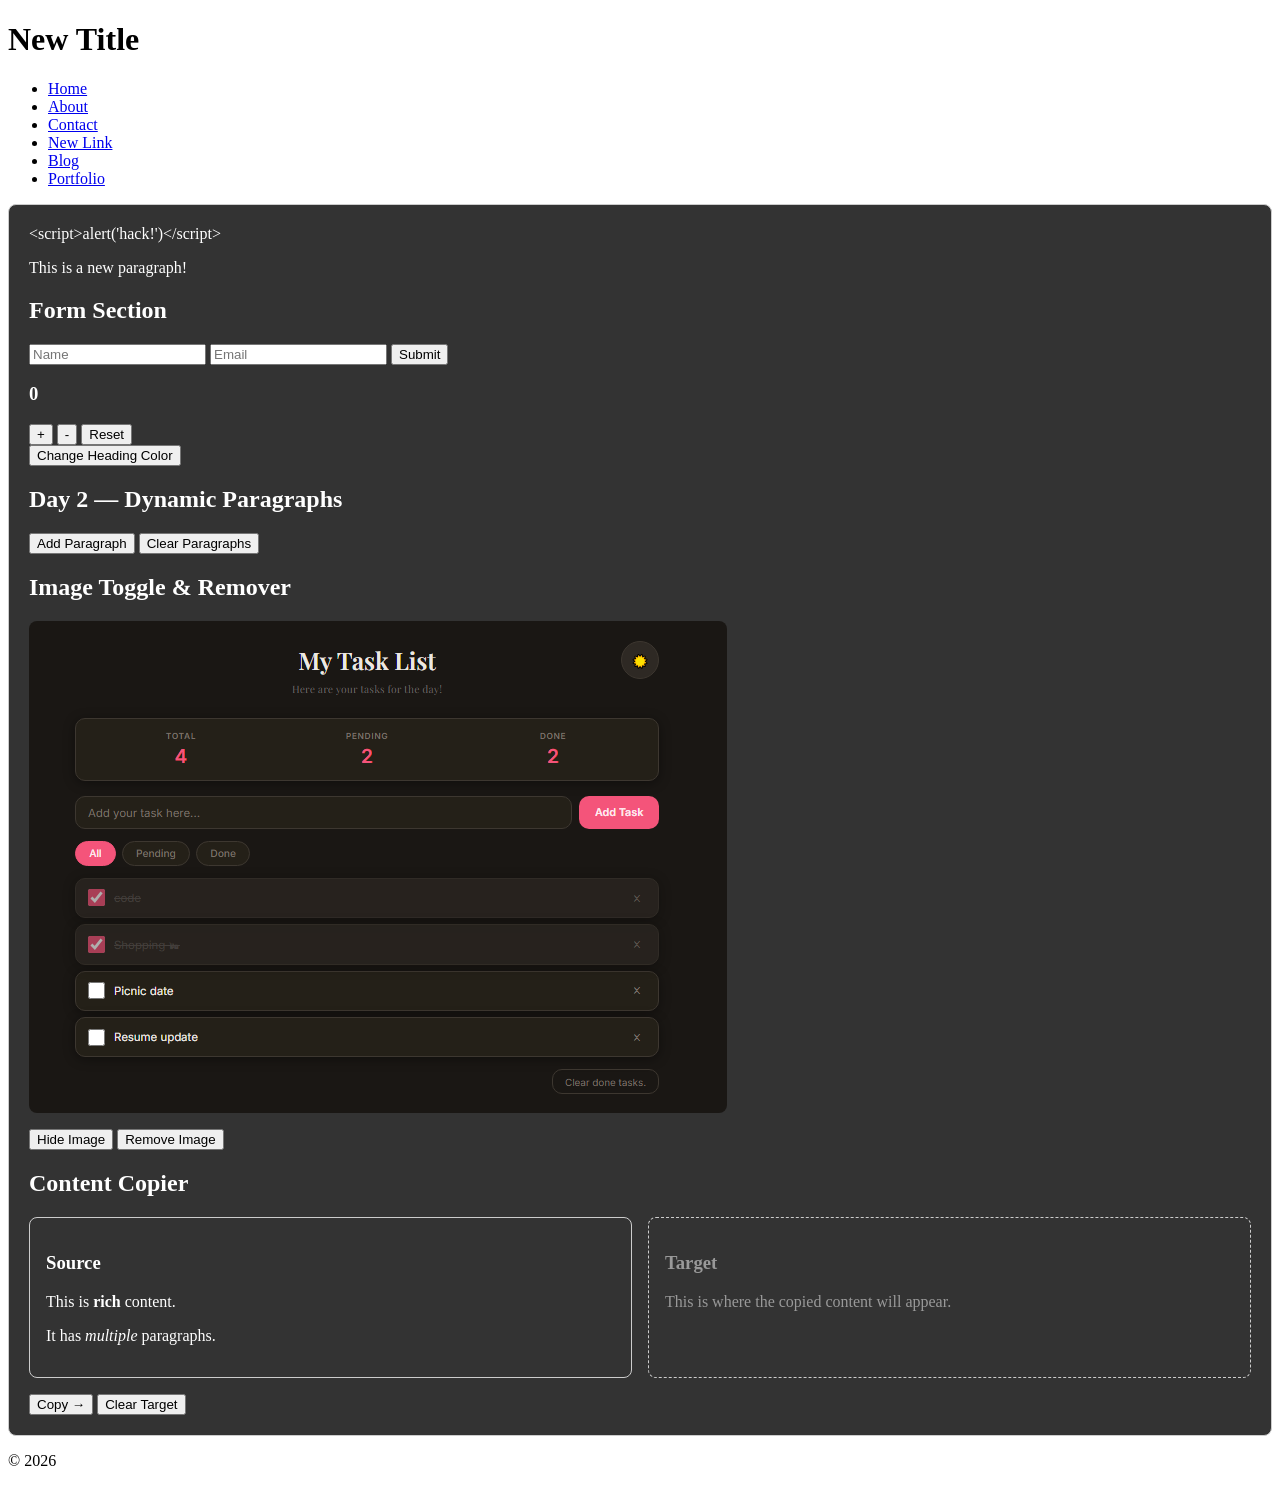
<file: index.html>
<!doctype html>
<html lang="en">
  <head>
    <meta charset="UTF-8" />
    <title>DOM Practice</title>
    <style>
      .container {
        padding: 20px;
        border: 1px solid #ccc;
      }
    </style>
  </head>
  <body>
    <header id="main-header">
      <h1>DOM Practice</h1>
      <nav>
        <ul class="nav-list">
          <li><a href="#" class="nav-link">Home</a></li>
          <li><a href="#" class="nav-link">About</a></li>
          <li><a href="#" class="nav-link">Contact</a></li>
        </ul>
      </nav>
    </header>

    <main class="container">
      <article data-id="123" data-category="tech">
        <h2 class="title">Article Title</h2>
        <p class="content">This is the first paragraph.</p>
        <p class="content">This is the second paragraph.</p>
      </article>


      <section>
        <h2>Form Section</h2>
        <form id="contact-form">
          <input type="text" id="name" name="name" placeholder="Name" autocomplete="given-name"/>
          <input type="email" id="email" name="email" placeholder="Email" autocomplete="email"/>
          <button type="submit">Submit</button>
        </form>
      </section>

      <div id="counter-container">
        <h3 id="count-display">0</h3>
        <button id="increase-btn">+</button>
        <button id="decrease-btn">-</button>
        <button id="reset-btn">Reset</button>
      </div>

      <button id="change-color">Change Heading Color</button>

<section>
    <h2>Day 2 — Dynamic Paragraphs</h2>
    <button id="add-paragraph">Add Paragraph</button>
    <button id="clear-paragraphs">Clear Paragraphs</button>
    <div id="dynamic-list"></div>
</section>

<!-- Image toggle + remover -->
<section>
    <h2>Image Toggle &amp; Remover</h2>
    <img
        id="practice-image"
        src="images/tasklist.png"
        alt="Practice image"
        style="display:block; border-radius:8px; margin-bottom:0.5rem;"
    />
    <p id="image-status"></p>
    <button id="toggle-image-btn">Hide Image</button>
    <button id="remove-image-btn">Remove Image</button>
</section>

<!-- Content copier -->
<section>
    <h2>Content Copier</h2>
    <div style="display:flex; gap:1rem; flex-wrap:wrap;">
        <div id="source-div" style="flex:1; border:1px solid #ccc; padding:1rem; border-radius:8px;">
            <h3>Source</h3>
            <p>This is <strong>rich</strong> content.</p>
            <p>It has <em>multiple</em> paragraphs.</p>
        </div>
        <div id="target-div" style="flex:1; border:1px dashed #ccc; padding:1rem; border-radius:8px; color:#999;">
            <h3>Target</h3>
            <p>This is where the copied content will appear.</p>
        </div>
    </div>
    <p id="copy-status"></p>
    <button id="copy-content-btn">Copy →</button>
    <button id="clear-target-btn">Clear Target</button>
</section>
    </main>

    <footer>
      <p>&copy; 2026</p>
    </footer>

    <script src="dom.js"></script>
  </body>
</html>
</file>
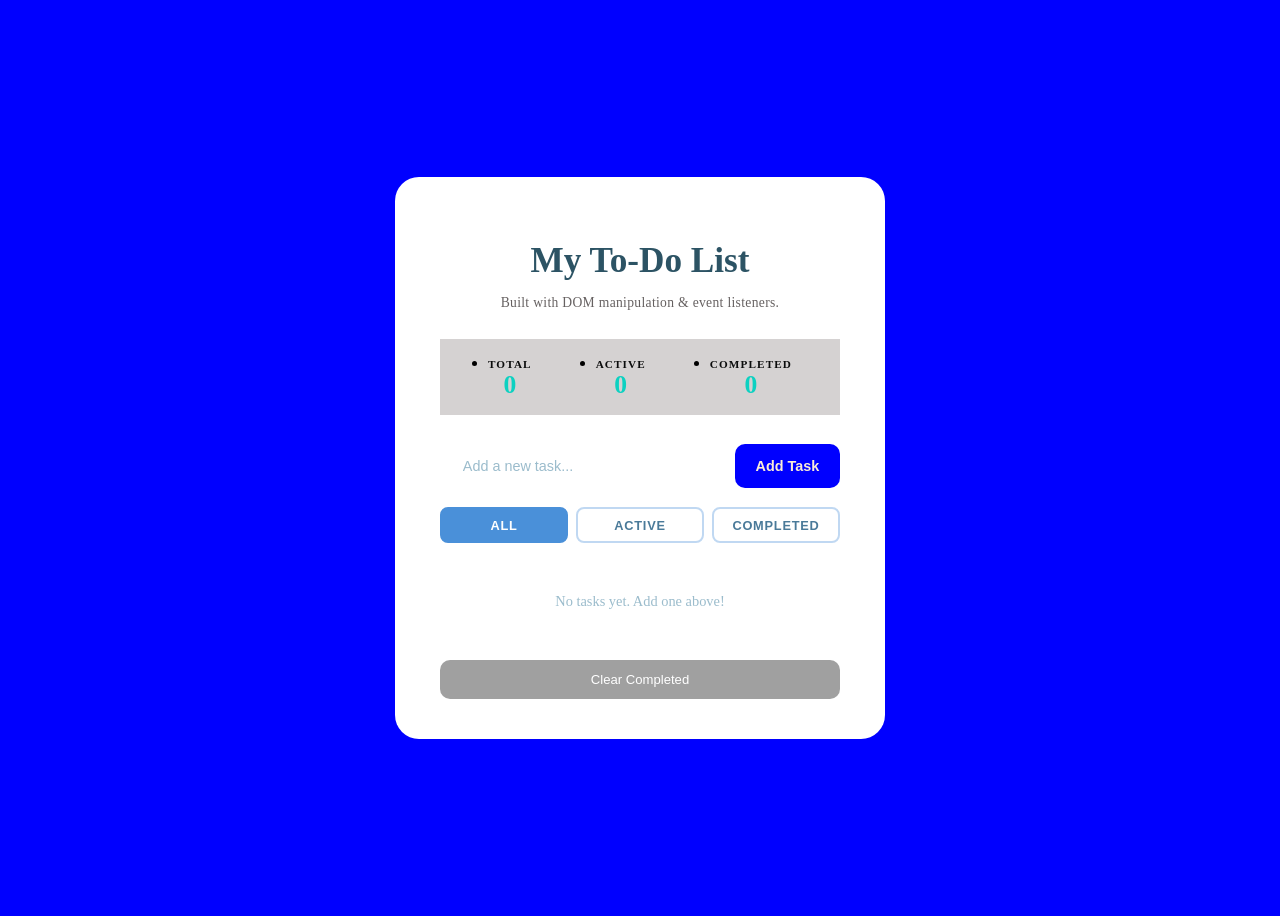
<file: to-do list.html>
<!Doctype html>
<html lang="en">
  <head>
    <meta charset="UTF-8" />
    <meta name="viewport" content="width=device-width, initial-scale=1.0" />
    <title>To do List</title>
    <link rel="stylesheet" href="./styles.css" />
  </head>
  <body>
    <main class="container">
      <header>
        <h1>My To-Do List</h1>
      </header>
      <p
        class="subtitle"
        style="
          font-family: &quot;Playfair Display&quot;, serif;
          font-size: 0.85rem;
          color: #666161;
          text-align: center;
          margin-bottom: 1.8rem;
          letter-spacing: 0.02rem;
        "
      >
        Built with DOM manipulation & event listeners.
      </p>
      <section class="todo-list">
        <ul class="stats">
          <li class="stat">
            <div class="stat-label">Total</div>
            <div class="stat-value" id="stat-total">0</div>
          </li>
          <li class="stat">
            <div class="stat-label">Active</div>
            <div class="stat-value" id="stat-active">0</div>
          </li>
          <li class="stat">
            <div class="stat-label">Completed</div>
            <div class="stat-value" id="stat-completed">0</div>
          </li>
        </ul>
      </section>
      <section class="input-row">
        <input
          type="text"
          id="task-input"
          placeholder="Add a new task..."
          required
        />
        <button
          class="btn-add"
          id="add-btn"
          style="background-color: blue; color: antiquewhite"
        >
          Add Task
        </button>
      </section>
      <section class="filters">
       <button id="filterAll" class="filter-btn active" data-filter="all">All</button>
       <button id="filterActive" class="filter-btn" data-filter="active">Active</button>
       <button id="filterCompleted" class="filter-btn" data-filter="completed">Completed</button>
      </section>
      <section class="task-list" id="task-list">
        <p class="empty-msg" id="empty-msg">No tasks yet. Add one above!</p>
      </section>
      <section class="bottom-bar">
        <button id="clearCompleted" class="btn-clear">Clear Completed</button>
      </section>
    </main>
    <script src="./interactive.js"></script>
  </body>
</html>
</file>
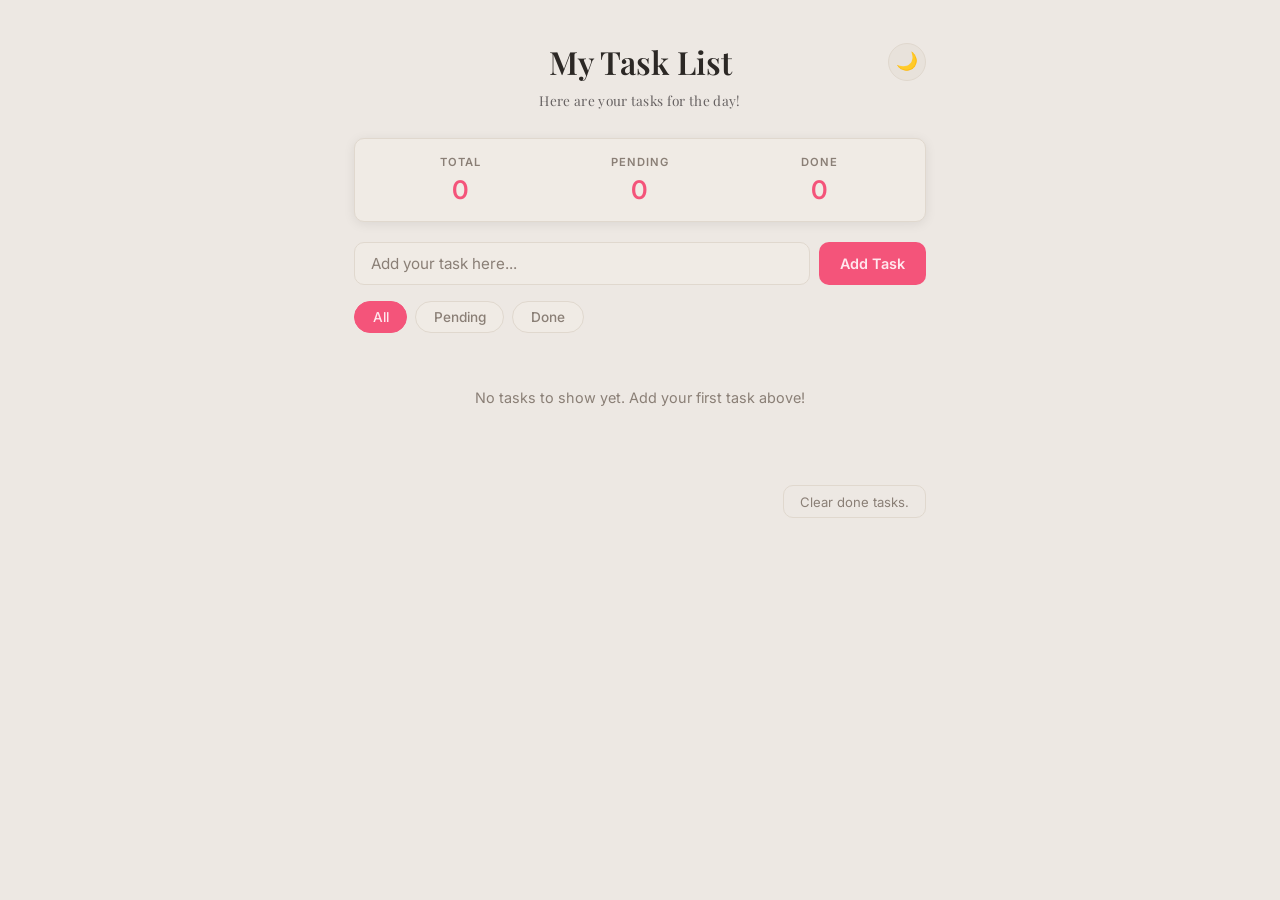
<file: TaskList/tasklist.html>
<!doctype html>
<html lang="en">
  <head>
    <meta charset="UTF-8" />
    <meta name="viewport" content="width=device-width, initial-scale=1.0" />
    <title>Task List</title>
    <link rel="stylesheet" href="./style.css" />
  </head>

  <body>
    <main class="container">
      <header>
        <h1>My Task List</h1>
        <button id="theme-toggle" aria-label="Toggle dark mode">🌙</button>
      </header>
      <p
        class="sub-title"
        style="
          font-family: &quot;Playfair Display&quot;, serif;
          font-size: 0.85rem;
          color: #666161;
          text-align: center;
          margin-bottom: 1.8rem;
          letter-spacing: 0.02rem;
        "
      >
        Here are your tasks for the day!
      </p>
      <section class="task-list">
        <ul class="stats">
            <li class="stat">
                <div class="stat-label">Total</div>
                <div class="stat-value" id="total-tasks">0</div>
            </li>

            <li class="stat">
                <div class="stat-label">Pending</div>
                <div class="stat-value" id="pending-tasks">0</div>
            </li>

            <li class="stat">
                <div class="stat-label">Done</div>
                <div class="stat-value" id="done-tasks">0</div>
            </li>
        </ul>
      </section>

      <section class="input-row">
        <input 
        type="text"
        id="task-input"
        placeholder="Add your task here..."
        required
         />

         <button class="add-btn" id="btn-add">Add Task</button>
      </section>

      <section class="filters">
        <button id="filterAll" class="filter-btn active" data-filter="all">All</button>
        <button id="filterPending" class="filter-btn" data-filter="pending">Pending</button>
        <button id="filterDone" class="filter-btn" data-filter="done">Done</button>
      </section>

      <section class="task-list" id="task-list">
        <p class="empty-msg">No tasks to display. Add one above!</p>
      </section>

      <section class="bottom-bar">
        <button id="clear-done">Clear done tasks.</button>
      </section>

    </main>
    <script src="./main.js"></script>
  </body>
</html>
</file>
<file: styles.css>
body {
  background-color: blue;
  font-family: "Times New Roman", Times, serif;
  display: flex;
  min-height: 100vh;
  justify-content: center;
  align-items: center;
}
.container {
  background-color: white;
  width: 400px;
  min-height: 400px;
  height: auto;
  margin: auto;
  border-radius: 24px;
  padding: 2.5rem 2.8rem;
}
h1 {
  font-family: "Playfair Display", serif;
  font-size: 2.2rem;
  color: #2c5364;
  text-align: center;
  margin-bottom: 0.3rem;
}

/*stats styles*/
.stats {
  display: flex;
  justify-content: space-around;
  margin-bottom: 1.8rem;
  background: rgba(172, 166, 166, 0.5);
  border-radius: auto;
  padding: 0.9rem 1rem;
}
.stat {
  text-align: center;
}

.stat-label {
  font-size: 0.7rem;
  font-weight: 600;
  letter-spacing: 0.1em;
  color: #0b0c0c;
  text-transform: uppercase;
}

.stat-value {
  font-size: 1.6rem;
  font-weight: 700;
  color: #0dd1c1;
  line-height: 1.2;
}
.input-row {
  display: flex;
  gap: 0.7rem;
  margin-bottom: 1.2rem;
  border-radius: 14px;
}

.input-row input {
  flex: 1;
  padding: 0.75rem 1.3rem;
  border: 2px solid rgba(255, 255, 255, 0.6);
  border-radius: 10px;
  background: rgba(255, 255, 255, 0.7);
  font-family: "DM Sans", sans-serif;
  font-size: 0.9rem;
  color: #2c5364;
  outline: none;
  transition:
    border-color 0.2s,
    box-shadow 0.2s;
}

.input-row input:focus {
  border-color: #4a90d9;
  box-shadow: 0 0 0 3px rgba(74, 144, 217, 0.2);
}

.input-row input::placeholder {
  color: #9bbccc;
}
.btn-add {
  padding: 0.75rem 1.3rem;
  background: #4a90d9;
  color: #fff;
  border: none;
  border-radius: 10px;
  font-family: "DM Sans", sans-serif;
  font-size: 0.9rem;
  font-weight: 600;
  cursor: pointer;
  transition:
    background 0.2s,
    transform 0.1s;
  white-space: nowrap;
}

.btn-add:hover {
  background: #3578c0;
}
.btn-add:active {
  transform: scale(0.96);
}

/* Filter tabs */
.filters {
  display: flex;
  gap: 0.5rem;
  margin-bottom: 1.2rem;
}

.filter-btn {
  flex: 1;
  padding: 0.55rem;
  border: 2px solid rgba(74, 144, 217, 0.35);
  border-radius: 8px;
  background: transparent;
  font-family: "DM Sans", sans-serif;
  font-size: 0.8rem;
  font-weight: 600;
  letter-spacing: 0.06em;
  color: #4a7a99;
  cursor: pointer;
  text-transform: uppercase;
  transition: all 0.2s;
}

.filter-btn.active,
.filter-btn:hover {
  background: #4a90d9;
  border-color: #4a90d9;
  color: #fff;
}
/* Task list */
.task-list {
  display: flex;
  flex-direction: column;
  gap: 0.6rem;
  min-height: 60px;
}

.task-item {
  display: flex;
  align-items: center;
  gap: 0.8rem;
  background: rgba(255, 255, 255, 0.65);
  border-radius: 10px;
  padding: 0.75rem 1rem;
  animation: fadeIn 0.3s ease both;
  transition: opacity 0.3s;
}

@keyframes fadeIn {
  from {
    opacity: 0;
    transform: translateX(-10px);
  }
  to {
    opacity: 1;
    transform: translateX(0);
  }
}

.task-item.completed .task-text {
  text-decoration: line-through;
  color: #9bb8c0;
}

.task-checkbox {
  width: 20px;
  height: 20px;
  accent-color: #4a90d9;
  cursor: pointer;
  flex-shrink: 0;
}

.task-text {
  flex: 1;
  font-size: 0.95rem;
  color: #2c5364;
  word-break: break-word;
}

.btn-delete {
  background: none;
  border: none;
  color: #c06060;
  font-size: 1.2rem;
  cursor: pointer;
  line-height: 1;
  padding: 0 0.2rem;
  transition:
    color 0.2s,
    transform 0.1s;
  flex-shrink: 0;
}

.btn-delete:hover {
  color: #a03030;
  transform: scale(1.2);
}

.empty-msg {
  text-align: center;
  color: #9bbccc;
  font-size: 0.9rem;
  padding: 1rem 0;
}

/* Clear completed */
.bottom-bar {
  margin-top: 1.2rem;
  display: flex;
  justify-content: space-between;
  align-items: center;
}

.btn-clear {
  background: #a0a0a0;
  color: #fff;
  border: none;
  border-radius: 10px;
  padding: 0.75rem 2.5rem;
  width: 100%;
  font-size: 0.82rem;
  cursor: pointer;
  font-family: "DM Sans", sans-serif;
  text-decoration: strike-through;
  transition:
    color 0.2s,
    background 0.2s;
}

.btn-clear:hover {
  background: #808080;
  color: #fff;
}
</file>
<file: TaskList/style.css>
@import url('https://fonts.googleapis.com/css2?family=Playfair+Display:wght@400;600&family=Inter:wght@400;500;600&display=swap');

/* ── Reset & base ── */
*, *::before, *::after {
    box-sizing: border-box;
    margin: 0;
    padding: 0;
}

:root {
    --accent:       #f4547a; 
    --accent-fg:    #ffe8ee; 
    --bg:           #ede8e3;
    --surface:      #f0ebe5;   
    --surface-2:    #e8e2db;
    --border:       #e0d8ce;
    --text:         #2c2825;
    --text-muted:   #8a7f76; 
    --danger:       #c0392b;
    --done-text:    #a89f96;
    --shadow:       0 2px 12px rgba(0,0,0,0.08);
    --radius:       10px;
    --transition:   0.25s ease;
}

body.dark {
    --bg:           #1a1714;
    --surface:      #242018;
    --surface-2:    #2e2924;
    --border:       #3d3730;
    --text:         #ede8e2;
    --text-muted:   #7a7068;
    --done-text:    #5a5450;
    --shadow:       0 2px 12px rgba(0,0,0,0.4);
}

body {
    background-color: var(--bg);
    color: var(--text);
    font-family: 'Inter', sans-serif;
    min-height: 100vh;
    transition: background-color var(--transition), color var(--transition);
}

/* ── Container ── */
.container {
    max-width: 620px;
    margin: 0 auto;
    padding: 2.5rem 1.5rem 4rem;
}

/* ── Header ── */
header {
    display: flex;
    align-items: center;
    justify-content: center;
    gap: 1rem;
    margin-bottom: 0.5rem;
    position: relative;
}

header h1 {
    font-family: 'Playfair Display', serif;
    font-size: 2rem;
    font-weight: 600;
    color: var(--text);
}

#theme-toggle {
    position: absolute;
    right: 0;
    background: var(--surface-2);
    border: 1px solid var(--border);
    border-radius: 50%;
    width: 38px;
    height: 38px;
    font-size: 1.1rem;
    cursor: pointer;
    display: grid;
    place-items: center;
    transition: background var(--transition), border var(--transition);
}

#theme-toggle:hover {
    background: var(--border);
}

/* ── Stats bar ── */
.stats {
    list-style: none;
    display: flex;
    gap: 1rem;
    background: var(--surface);
    border: 1px solid var(--border);
    border-radius: var(--radius);
    padding: 1rem 1.5rem;
    margin-bottom: 1.25rem;
    box-shadow: var(--shadow);
}

.stat {
    flex: 1;
    text-align: center;
}

.stat-label {
    font-size: 0.7rem;
    font-weight: 600;
    letter-spacing: 0.08em;
    text-transform: uppercase;
    color: var(--text-muted);
    margin-bottom: 0.3rem;
}

.stat-value {
    font-size: 1.6rem;
    font-weight: 600;
    color: var(--accent);
}

/* ── Input row ── */
.input-row {
    display: flex;
    gap: 0.6rem;
    margin-bottom: 1rem;
}

.input-row input {
    flex: 1;
    padding: 0.7rem 1rem;
    border: 1.5px solid var(--border);
    border-radius: var(--radius);
    background: var(--surface);
    color: var(--text);
    font-family: 'Inter', sans-serif;
    font-size: 0.95rem;
    outline: none;
    transition: border-color var(--transition), background var(--transition);
}

.input-row input::placeholder {
    color: var(--text-muted);
}

.input-row input:focus {
    border-color: var(--accent);
}

.add-btn {
    padding: 0.7rem 1.3rem;
    background-color: var(--accent);
    color: var(--accent-fg);
    border: none;
    border-radius: var(--radius);
    font-family: 'Inter', sans-serif;
    font-size: 0.9rem;
    font-weight: 600;
    cursor: pointer;
    white-space: nowrap;
    transition: opacity var(--transition), transform 0.1s;
}

.add-btn:hover  { opacity: 0.88; }
.add-btn:active { transform: scale(0.97); }

/* ── Filters ── */
.filters {
    display: flex;
    gap: 0.5rem;
    margin-bottom: 1rem;
}

.filter-btn {
    padding: 0.45rem 1.1rem;
    border: 1.5px solid var(--border);
    border-radius: 999px;
    background: var(--surface);
    color: var(--text-muted);
    font-family: 'Inter', sans-serif;
    font-size: 0.85rem;
    font-weight: 500;
    cursor: pointer;
    transition: all var(--transition);
}

.filter-btn:hover {
    border-color: var(--accent);
    color: var(--text);
}

.filter-btn.active {
    background: var(--accent);
    border-color: var(--accent);
    color: var(--accent-fg);
}

/* ── Task list ── */
#task-list {
    display: flex;
    flex-direction: column;
    gap: 0.5rem;
    min-height: 120px;
    margin-bottom: 1rem;
}

.task-item {
    display: flex;
    align-items: center;
    gap: 0.75rem;
    padding: 0.8rem 1rem;
    background: var(--surface);
    border: 1px solid var(--border);
    border-radius: var(--radius);
    box-shadow: var(--shadow);
    transition: background var(--transition), opacity var(--transition);
}

.task-item.completed {
    opacity: 0.65;
    background: var(--surface-2);
}

.task-checkbox {
    width: 17px;
    height: 17px;
    accent-color: var(--accent);
    flex-shrink: 0;
    cursor: pointer;
}

.task-text {
    flex: 1;
    font-size: 0.95rem;
    color: var(--text);
    transition: color var(--transition);
}

.task-item.completed .task-text {
    text-decoration: line-through;
    color: var(--done-text);
}

.btn-delete {
    background: none;
    border: none;
    color: var(--text-muted);
    font-size: 1.2rem;
    line-height: 1;
    cursor: pointer;
    padding: 0.2rem 0.4rem;
    border-radius: 6px;
    transition: color var(--transition), background var(--transition);
}

.btn-delete:hover {
    color: var(--danger);
    background: color-mix(in srgb, var(--danger) 10%, transparent);
}

/* ── Empty message ── */
.empty-msg {
    text-align: center;
    color: var(--text-muted);
    font-size: 0.9rem;
    padding: 2.5rem 0;
    width: 100%;
}

/* ── Bottom bar ── */
.bottom-bar {
    display: flex;
    justify-content: flex-end;
}

#clear-done {
    background: none;
    border: 1.5px solid var(--border);
    color: var(--text-muted);
    padding: 0.45rem 1rem;
    border-radius: var(--radius);
    font-family: 'Inter', sans-serif;
    font-size: 0.82rem;
    cursor: pointer;
    transition: all var(--transition);
}

#clear-done:hover {
    border-color: var(--danger);
    color: var(--danger);
}
</file>
